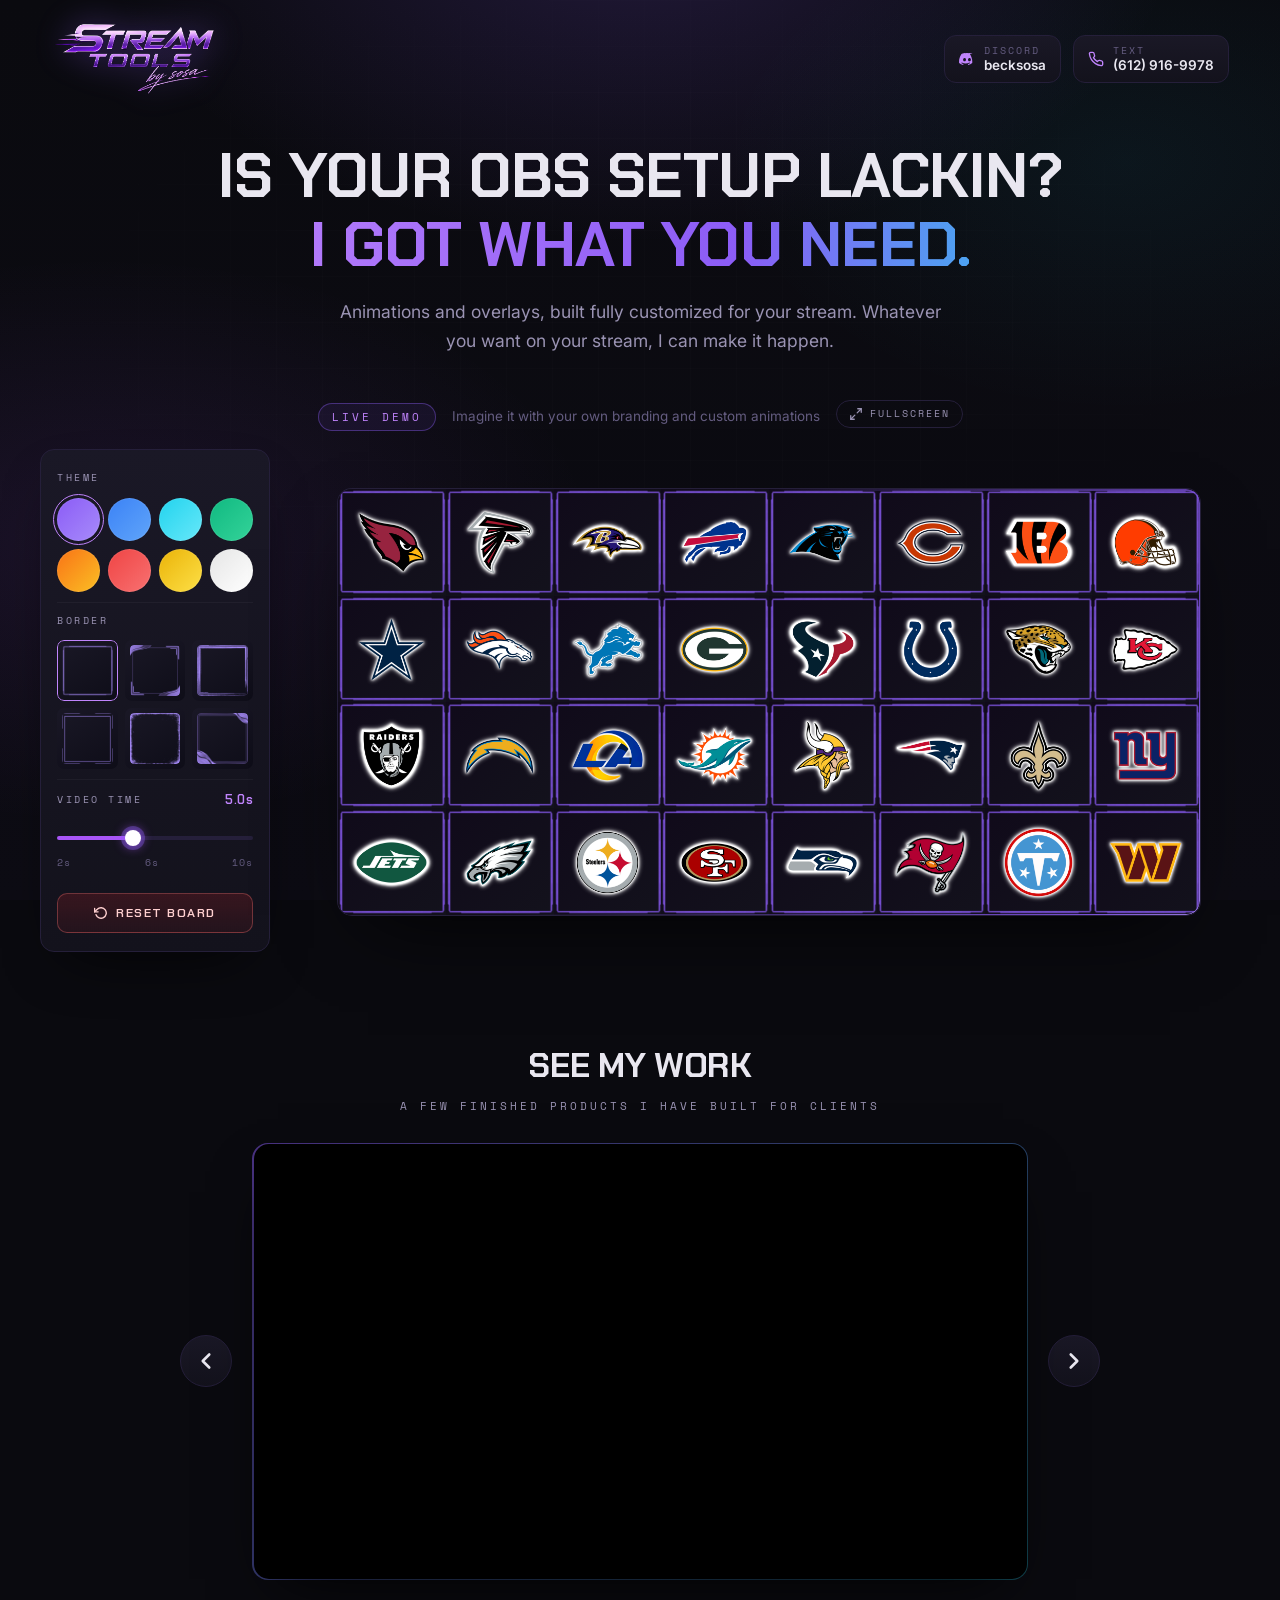
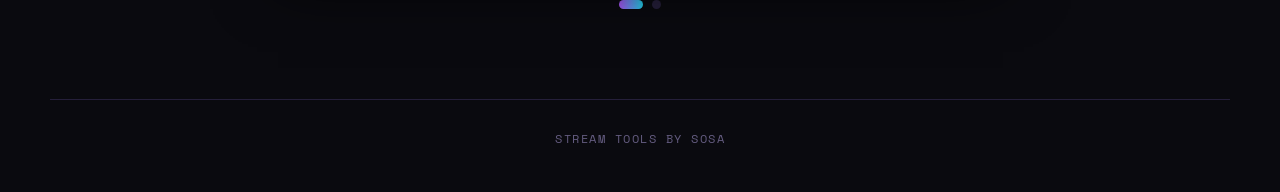
<file: index.html>
<!DOCTYPE html>
<html lang="en">
<head>
<meta charset="UTF-8">
<meta name="viewport" content="width=device-width, initial-scale=1.0">
<title>Stream Tools by Sosa</title>
<link rel="icon" type="image/png" href="assets/favicon.png">
<link rel="preconnect" href="https://fonts.googleapis.com">
<link rel="preconnect" href="https://fonts.gstatic.com" crossorigin>
<link href="https://fonts.googleapis.com/css2?family=Chakra+Petch:wght@500;600;700&family=Inter:wght@400;500;600&family=Space+Mono:wght@400;700&display=swap" rel="stylesheet">
<link rel="stylesheet" href="styles.css">
</head>
<body>

<!-- ambient grain + glow field -->
<div class="bg-field" aria-hidden="true"></div>

<!-- ===================== TOP BAR ===================== -->
<header class="topbar">
  <a class="brand" href="#">
    <img class="brand-logo" src="assets/logo.png" alt="Stream Tools by Sosa">
  </a>

  <div class="contacts">
    <a class="chip" href="https://discord.com/users/streamtoolsbysosa" target="_blank" rel="noopener">
      <svg viewBox="0 0 24 24" width="16" height="16" fill="currentColor"><path d="M20.3 4.4A19.8 19.8 0 0 0 15.4 3l-.25.5a14.6 14.6 0 0 1 4.36 1.4 17.5 17.5 0 0 0-15-.0A14.6 14.6 0 0 1 8.85 3.5L8.6 3a19.8 19.8 0 0 0-4.9 1.4C.6 9.05-.25 13.6.17 18.08A19.9 19.9 0 0 0 6.2 21l.5-1.36a12.9 12.9 0 0 1-3.4-1.63l.83-.6a14.2 14.2 0 0 0 11.74 0l.83.6a12.9 12.9 0 0 1-3.42 1.64L13.8 21a19.9 19.9 0 0 0 6.03-2.92c.5-5.2-.86-9.71-3.53-13.68ZM8.3 15.4c-1.18 0-2.15-1.08-2.15-2.4S7.1 10.6 8.3 10.6s2.17 1.08 2.15 2.4c0 1.32-.96 2.4-2.15 2.4Zm7.4 0c-1.18 0-2.15-1.08-2.15-2.4s.96-2.4 2.15-2.4 2.17 1.08 2.15 2.4c0 1.32-.96 2.4-2.15 2.4Z"/></svg>
      <span class="chip-text">
        <span class="chip-label">Discord</span>
        <span class="chip-value">becksosa</span>
      </span>
    </a>
    <a class="chip" href="tel:+16129169978">
      <svg viewBox="0 0 24 24" width="16" height="16" fill="none" stroke="currentColor" stroke-width="2" stroke-linecap="round" stroke-linejoin="round"><path d="M22 16.92v3a2 2 0 0 1-2.18 2 19.79 19.79 0 0 1-8.63-3.07 19.5 19.5 0 0 1-6-6 19.79 19.79 0 0 1-3.07-8.67A2 2 0 0 1 4.11 2h3a2 2 0 0 1 2 1.72 12.84 12.84 0 0 0 .7 2.81 2 2 0 0 1-.45 2.11L8.09 9.91a16 16 0 0 0 6 6l1.27-1.27a2 2 0 0 1 2.11-.45 12.84 12.84 0 0 0 2.81.7A2 2 0 0 1 22 16.92Z"/></svg>
      <span class="chip-text">
        <span class="chip-label">Text</span>
        <span class="chip-value">(612) 916-9978</span>
      </span>
    </a>
  </div>
</header>

<!-- ===================== HERO PITCH ===================== -->
<section class="hero">
  <h1 class="pitch">
    Is your OBS setup lackin?
    <span class="pitch-line">I got what you need.</span>
  </h1>
  <p class="subpitch">
    Animations and overlays, built fully customized for your stream. Whatever you want on your stream, I can make it happen.
  </p>
</section>

<!-- ===================== INTERACTIVE BOARD ===================== -->
<main class="board-region">
  <div class="board-label">
    <span class="board-eyebrow">Live demo</span>
    <span class="board-hint">Imagine it with your own branding and custom animations</span>
    <a class="fullscreen-btn" href="fullscreen.html" target="_blank" rel="noopener" aria-label="View fullscreen">
      <svg viewBox="0 0 24 24" width="14" height="14" fill="none" stroke="currentColor" stroke-width="2.2" stroke-linecap="round" stroke-linejoin="round"><polyline points="15 3 21 3 21 9"/><polyline points="9 21 3 21 3 15"/><line x1="21" y1="3" x2="14" y2="10"/><line x1="3" y1="21" x2="10" y2="14"/></svg>
      Fullscreen
    </a>
  </div>

  <div class="board-row">

    <!-- ============ SETTINGS PANEL ============ -->
    <aside class="settings" aria-label="Overlay settings">
      <div class="settings-card">

        <section class="set-section">
          <h3 class="set-heading">Theme</h3>
          <div class="theme-grid" id="themeGrid" role="radiogroup" aria-label="Color theme"></div>
        </section>

        <section class="set-section">
          <h3 class="set-heading">Border</h3>
          <div class="border-grid" id="borderGrid" role="radiogroup" aria-label="Border style"></div>
        </section>

        <section class="set-section">
          <h3 class="set-heading">
            Video time <span class="set-value" id="timeValue">5.0s</span>
          </h3>
          <input id="timeRange" class="range" type="range" min="2" max="10" step="0.5" value="5">
          <div class="range-ticks"><span>2s</span><span>6s</span><span>10s</span></div>
        </section>

        <button class="reset-btn" id="resetBtn" type="button">
          <svg viewBox="0 0 24 24" width="14" height="14" fill="none" stroke="currentColor" stroke-width="2.4" stroke-linecap="round" stroke-linejoin="round"><polyline points="1 4 1 10 7 10"/><path d="M3.51 15a9 9 0 1 0 2.13-9.36L1 10"/></svg>
          Reset board
        </button>
      </div>
    </aside>

    <!-- ============ STAGE ============ -->
    <div class="stage-bleed">
      <!-- outer perimeter glow lives in the bleed margin, pulses team color during reveal -->
      <div id="outerGlow" class="outer-glow" aria-hidden="true"></div>

      <div id="stage" class="stage">
        <div id="board" class="board" role="group" aria-label="NFL break board"></div>

        <div id="revealOverlay" class="reveal-overlay">
          <video id="previewVideo" class="preview-video" muted playsinline></video>
          <img id="ghostLogo" class="ghost-logo" alt="">
          <div id="marqueeField" class="marquee-field"><div class="mfield-inner"></div></div>
          <img id="revealLogo" class="reveal-logo" alt="">
        </div>
      </div>
    </div>

  </div>

  <audio id="whoosh" preload="auto" src="assets/sfx/whoosh.wav"></audio>
  <audio id="music" preload="auto"></audio>
</main>

<!-- ===================== YOUTUBE CAROUSEL ===================== -->
<section class="reel">
  <div class="reel-head">
    <h2 class="reel-title">See my work</h2>
    <span class="reel-eyebrow">A few finished products I have built for clients</span>
  </div>

  <div class="reel-stage">
    <button class="reel-arrow reel-arrow--prev" id="reelPrev" aria-label="Previous video">
      <svg viewBox="0 0 24 24" width="26" height="26" fill="none" stroke="currentColor" stroke-width="2.4" stroke-linecap="round" stroke-linejoin="round"><polyline points="15 18 9 12 15 6"/></svg>
    </button>

    <div class="reel-frame">
      <div class="reel-screen">
        <iframe id="reelPlayer" title="Stream Tools demo reel"
          allow="accelerometer; clipboard-write; encrypted-media; gyroscope; picture-in-picture"
          allowfullscreen referrerpolicy="strict-origin-when-cross-origin"></iframe>
      </div>
    </div>

    <button class="reel-arrow reel-arrow--next" id="reelNext" aria-label="Next video">
      <svg viewBox="0 0 24 24" width="26" height="26" fill="none" stroke="currentColor" stroke-width="2.4" stroke-linecap="round" stroke-linejoin="round"><polyline points="9 18 15 12 9 6"/></svg>
    </button>
  </div>

  <div class="reel-dots" id="reelDots" role="tablist" aria-label="Choose a video"></div>
</section>

<footer class="footer">
  <span>Stream Tools by Sosa</span>
</footer>

<script src="teams.js"></script>
<script src="app.js"></script>
</body>
</html>
</file>
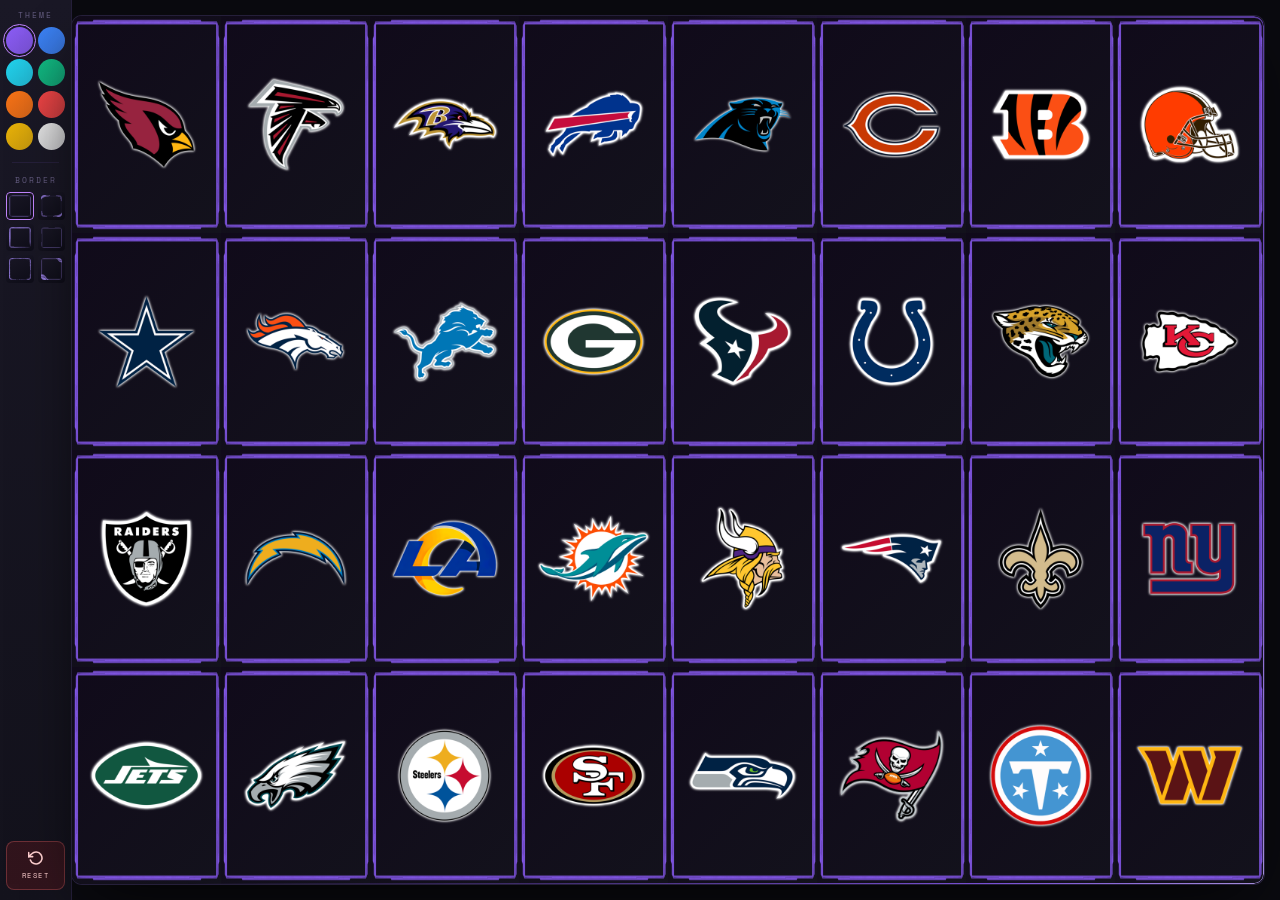
<file: fullscreen.html>
<!DOCTYPE html>
<html lang="en">
<head>
<meta charset="UTF-8">
<meta name="viewport" content="width=device-width, initial-scale=1.0, user-scalable=no">
<meta name="mobile-web-app-capable" content="yes">
<meta name="apple-mobile-web-app-capable" content="yes">
<title>Stream Tools by Sosa — Board</title>
<link rel="icon" type="image/png" href="assets/favicon.png">
<link rel="preconnect" href="https://fonts.googleapis.com">
<link rel="preconnect" href="https://fonts.gstatic.com" crossorigin>
<link href="https://fonts.googleapis.com/css2?family=Chakra+Petch:wght@600;700&family=Space+Mono:wght@400;700&display=swap" rel="stylesheet">
<style>
:root{
  --bg:        #0a0a0f;
  --bg-2:      #0d0c14;
  --panel:     #13121c;
  --panel-2:   #1a1826;
  --line:      #251f3a;
  --purple:    #8b5cf6;
  --violet:    #a855f7;
  --violet-hi: #c084fc;
  --edge:      #22d3ee;
  --ink:       #e9e7f0;
  --ink-dim:   #9a93b3;
  --ink-faint: #645c80;
  --border-img:  url('assets/borders/border1.png');
  --border-tint: #8b5cf6;
  --bg-color:    #100a1a;
}
*{ box-sizing:border-box; margin:0; padding:0; }
html, body{
  width:100%; height:100%; overflow:hidden;
  background:var(--bg);
  font-family:'Chakra Petch',sans-serif;
}

/* force landscape orientation hint */
@media (orientation:portrait){
  .rotate-hint{ display:flex; }
  .fs-main{ display:none; }
}
@media (orientation:landscape){
  .rotate-hint{ display:none; }
  .fs-main{ display:flex; }
}

.rotate-hint{
  position:fixed; inset:0; z-index:100;
  flex-direction:column; align-items:center; justify-content:center; gap:20px;
  background:var(--bg); color:var(--ink-dim);
  font-family:'Space Mono',monospace; font-size:13px; letter-spacing:2px;
  text-transform:uppercase; text-align:center; padding:30px;
}
.rotate-hint svg{ opacity:.4; animation:rotateHint 2s ease-in-out infinite; }
@keyframes rotateHint{ 0%,100%{transform:rotate(0)} 50%{transform:rotate(90deg)} }

/* ---- main layout: settings strip on left, board fills the rest ---- */
.fs-main{
  position:fixed; inset:0;
  flex-direction:row; align-items:stretch;
  background:var(--bg);
}

/* compact vertical settings strip */
.fs-settings{
  width:72px; flex:none;
  display:flex; flex-direction:column; align-items:center;
  padding:10px 6px; gap:10px;
  background:linear-gradient(180deg, var(--panel-2), var(--panel));
  border-right:1px solid var(--line);
  overflow-y:auto;
}
.fs-label{
  font-family:'Space Mono',monospace; font-size:7.5px; letter-spacing:2px;
  text-transform:uppercase; color:var(--ink-faint); text-align:center;
  margin-bottom:2px;
}
.fs-section{ width:100%; display:flex; flex-direction:column; align-items:center; gap:4px; }
.fs-divider{ width:80%; height:1px; background:var(--line); margin:2px 0; }

/* theme dots */
.fs-themes{ display:grid; grid-template-columns:1fr 1fr; gap:5px; width:100%; }
.theme-dot{
  width:100%; aspect-ratio:1; border-radius:50%; border:0; cursor:pointer;
  transition:transform .15s, box-shadow .2s;
}
.theme-dot::after{
  content:''; position:absolute; inset:-3px; border-radius:50%;
  border:1.5px solid transparent; transition:border-color .2s;
}
.theme-dot{ position:relative; }
.theme-dot.active::after{ border-color:var(--violet-hi); }
.theme-dot:hover{ transform:scale(1.1); }

/* border swatches */
.fs-borders{ display:grid; grid-template-columns:1fr 1fr; gap:4px; width:100%; }
.border-swatch{
  cursor:pointer; border:0; padding:0;
  aspect-ratio:1; border-radius:4px;
  background:linear-gradient(150deg,#1a1826,#0e0d18);
  position:relative; overflow:hidden;
  transition:transform .15s;
}
.border-swatch::before{
  content:''; position:absolute; inset:3px; border-radius:3px;
  background-color:#a78bfa;
  background-image:var(--swatch-img);
  background-size:100% 100%; background-repeat:no-repeat;
  background-blend-mode:multiply;
  -webkit-mask:var(--swatch-img) center/100% 100% no-repeat;
          mask:var(--swatch-img) center/100% 100% no-repeat;
}
.border-swatch::after{
  content:''; position:absolute; inset:0; border-radius:4px;
  border:1.5px solid transparent; transition:border-color .2s;
}
.border-swatch.active::after{ border-color:var(--violet-hi); }

/* reset button */
.fs-reset{
  display:flex; flex-direction:column; align-items:center; gap:4px;
  width:100%; padding:8px 4px; cursor:pointer; border:0; border-radius:8px;
  color:#ffd0d0; background:rgba(220,38,38,.15);
  border:1px solid rgba(248,113,113,.3);
  font-family:'Space Mono',monospace; font-size:7px; letter-spacing:1.5px;
  text-transform:uppercase; transition:border-color .2s;
  margin-top:auto;
}
.fs-reset:hover{ border-color:rgba(248,113,113,.65); color:#fff; }

/* ---- board area ---- */
.fs-board-wrap{
  flex:1; display:flex; align-items:center; justify-content:center;
  padding:16px 16px 16px 0;
  min-width:0;
}
.fs-stage-bleed{
  position:relative; width:100%; height:100%; max-width:100%;
  display:flex; align-items:center; justify-content:center;
}
.fs-stage{
  position:relative; border-radius:10px;
  background:linear-gradient(160deg, var(--panel) 0%, var(--bg-2) 100%);
  box-shadow:0 0 0 1px var(--line), 0 20px 60px -20px rgba(0,0,0,.9);
  overflow:hidden;
  /* fill height, maintain 8:4 = 2:1 aspect ratio */
  height:100%; aspect-ratio:2/1;
  max-height:100%; max-width:100%;
}

/* seam */
.fs-stage::before{
  content:''; position:absolute; inset:0; border-radius:10px; padding:1.5px;
  background:linear-gradient(120deg,
    transparent 15%, var(--border-tint) 35%, #fff 50%,
    var(--border-tint) 65%, transparent 85%);
  background-size:300% 100%; opacity:.85;
  -webkit-mask:linear-gradient(#000 0 0) content-box, linear-gradient(#000 0 0);
  -webkit-mask-composite:xor; mask-composite:exclude;
  animation:seamSweep 6s linear infinite;
  pointer-events:none; z-index:6;
}
@keyframes seamSweep{ from{background-position:0% 0} to{background-position:300% 0} }

/* board grid — same rules as main site */
#fsBoard{
  position:absolute; inset:0; z-index:2;
  display:grid;
  grid-template-columns:repeat(8,1fr);
  grid-template-rows:repeat(4,1fr);
  gap:0; padding:0;
}
.cell{
  position:relative; overflow:hidden; cursor:pointer; border:0;
  display:flex; align-items:center; justify-content:center; padding:2px;
  background:linear-gradient(135deg, var(--bg-color,#0a0d18) 0%, var(--panel) 100%);
  isolation:isolate; contain:layout paint style;
  transition:background .3s ease, filter .35s ease;
}
.cell::before{
  content:''; position:absolute; inset:0; z-index:1; pointer-events:none;
  background-color:var(--border-tint,#c8102e);
  background-image:var(--border-img,url('assets/borders/border1.png'));
  background-size:100% 100%; background-repeat:no-repeat;
  background-blend-mode:multiply;
  -webkit-mask:var(--border-img,url('assets/borders/border1.png')) center/100% 100% no-repeat;
          mask:var(--border-img,url('assets/borders/border1.png')) center/100% 100% no-repeat;
  transition:background-color .4s ease;
}
.cell .team-logo{
  width:78%; height:78%; max-width:78%; max-height:78%; object-fit:contain; z-index:2;
  filter:drop-shadow(0 0 1px #fff) drop-shadow(0 0 1px #fff);
  transition:opacity .25s ease;
  pointer-events:none;
}
.cell .team-fallback{
  z-index:2; font-family:'Chakra Petch',sans-serif; font-weight:700;
  font-size:clamp(8px,1.4vw,13px); color:var(--ink);
  pointer-events:none;
}
.board.spotlight .cell:not(.spotlit){ filter:grayscale(85%) brightness(.15); }
.cell.spotlit{ z-index:3; }
.cell.spotlit::after{
  content:''; position:absolute; inset:0; z-index:7; pointer-events:none;
  box-shadow:0 0 22px var(--team,#c8102e), inset 0 0 12px var(--team,#c8102e);
  will-change:opacity; animation:cellGlowFade .9s ease-in-out infinite alternate;
}
@keyframes cellGlowFade{ from{opacity:.45} to{opacity:1} }
.cell.lifted .team-logo{ opacity:0; }
.cell.sold{ background-color:rgba(0,0,0,.55); background-blend-mode:multiply; }
.cell .sold-x{
  position:absolute; inset:0; display:flex; align-items:center; justify-content:center;
  opacity:0; transition:opacity .15s ease; pointer-events:none; z-index:6;
}
.cell .sold-x img{ width:78%; height:78%; object-fit:contain; }
.cell.sold .sold-x{ opacity:1; animation:xStamp .35s cubic-bezier(.34,1.56,.64,1); }
@keyframes xStamp{ from{transform:scale(1.6) rotate(-10deg)} to{transform:scale(1) rotate(0)} }

/* outer glow — must match the actual .fs-stage size (which is aspect-ratio
   constrained + centered), NOT the full stage-bleed, or it glows around an
   invisible oversized box. Centered absolutely with the same sizing rules. */
#fsOuterGlow{
  position:absolute; top:50%; left:50%; transform:translate(-50%,-50%);
  height:100%; aspect-ratio:2/1; max-height:100%; max-width:100%;
  z-index:0; border-radius:10px;
  pointer-events:none; opacity:0; transition:opacity .3s ease; will-change:opacity;
}
#fsOuterGlow::before,#fsOuterGlow::after{
  content:''; position:absolute; inset:0; border-radius:10px; pointer-events:none;
}
#fsOuterGlow::before{
  box-shadow:0 0 12px 1px var(--team,#a855f7), 0 0 20px 0 var(--team,#a855f7); opacity:1;
}
#fsOuterGlow::after{
  box-shadow:0 0 16px 2px var(--team,#a855f7), 0 0 26px 1px var(--team,#a855f7); opacity:0;
}
#fsOuterGlow.team-pulse{ opacity:1; }
#fsOuterGlow.team-pulse::after{ animation:glowFade 1.4s ease-in-out infinite alternate; }
@keyframes glowFade{ from{opacity:0} to{opacity:1} }

/* reveal overlay */
#fsRevealOverlay{
  position:absolute; inset:0; z-index:10; pointer-events:none;
  opacity:0; visibility:hidden; background:#000;
  transition:opacity .28s ease, visibility .28s;
}
#fsRevealOverlay.active{ opacity:1; visibility:visible; }
.preview-video{
  position:absolute; inset:0; width:100%; height:100%; object-fit:cover;
  z-index:1; opacity:0; transition:opacity .6s ease;
}
.preview-video.show{ opacity:1; }
.ghost-logo{
  position:absolute; top:50%; left:-60%; z-index:2;
  width:110%; height:110%; object-fit:contain;
  opacity:0; transform:translateY(-50%);
  filter:grayscale(100%) brightness(2);
}
.ghost-logo.slide{ animation:ghostSlide 4.5s linear forwards; }
@keyframes ghostSlide{
  0%{left:-60%;opacity:0} 8%{opacity:.16} 92%{opacity:.16} 100%{left:140%;opacity:0}
}
.marquee-field{
  position:absolute; inset:0; z-index:2; pointer-events:none; overflow:hidden;
  opacity:0; transition:opacity .4s ease;
}
.marquee-field.play{ opacity:1; }
.marquee-field.fade-out{ opacity:0; transition:opacity .6s ease; }
.mfield-inner{ position:absolute; inset:-25% -60%; transform:rotate(-9deg); }
.mrow{ position:absolute; left:0; width:100%; white-space:nowrap; overflow:hidden; }
.mrow .track{ display:inline-block; white-space:nowrap; font-family:'Chakra Petch',sans-serif; font-weight:700; }
.mrow.dir-left .track{ animation:scrollLeft linear infinite; }
.mrow.dir-right .track{ animation:scrollRight linear infinite; }
@keyframes scrollLeft{ from{transform:translateX(0)} to{transform:translateX(-50%)} }
@keyframes scrollRight{ from{transform:translateX(-50%)} to{transform:translateX(0)} }
.reveal-logo{
  position:absolute; top:50%; left:50%; z-index:3;
  width:0; height:0; object-fit:contain;
  transform:translate(-50%,-50%) scale(.2); opacity:0;
  filter:drop-shadow(0 0 22px #fff) drop-shadow(0 0 44px var(--team,#a855f7));
}
.reveal-logo.fly{
  width:62%; height:62%;
  animation:logoFly 1.05s cubic-bezier(.18,.78,.32,1.15) forwards;
}
@keyframes logoFly{
  0%{transform:translate(-50%,-50%) scale(.15) rotate(-8deg);opacity:0}
  55%{opacity:1}
  70%{transform:translate(-50%,-50%) scale(1.12) rotate(2deg)}
  100%{transform:translate(-50%,-50%) scale(1) rotate(0);opacity:1}
}
.reveal-logo.slide-off{
  width:62%; height:62%;
  animation:logoSlideOff .8s cubic-bezier(.5,0,.75,0) forwards;
}
@keyframes logoSlideOff{
  from{transform:translate(-50%,-50%) scale(1);opacity:1}
  to{transform:translate(-200%,-50%) scale(1);opacity:0}
}
</style>
</head>
<body>

<!-- portrait nudge -->
<div class="rotate-hint" aria-live="polite">
  <svg viewBox="0 0 24 24" width="52" height="52" fill="none" stroke="currentColor" stroke-width="1.5"><rect x="5" y="2" width="14" height="20" rx="2"/><circle cx="12" cy="18" r="1" fill="currentColor"/></svg>
  <span>Rotate your phone landscape<br>for the best experience</span>
</div>

<div class="fs-main">

  <!-- compact settings strip -->
  <aside class="fs-settings" aria-label="Settings">
    <div class="fs-section">
      <p class="fs-label">Theme</p>
      <div class="fs-themes" id="fsThemeGrid" role="radiogroup"></div>
    </div>
    <div class="fs-divider"></div>
    <div class="fs-section">
      <p class="fs-label">Border</p>
      <div class="fs-borders" id="fsBorderGrid" role="radiogroup"></div>
    </div>
    <button class="fs-reset" id="fsResetBtn" type="button">
      <svg viewBox="0 0 24 24" width="16" height="16" fill="none" stroke="currentColor" stroke-width="2.4" stroke-linecap="round" stroke-linejoin="round"><polyline points="1 4 1 10 7 10"/><path d="M3.51 15a9 9 0 1 0 2.13-9.36L1 10"/></svg>
      Reset
    </button>
  </aside>

  <!-- board -->
  <div class="fs-board-wrap">
    <div class="fs-stage-bleed">
      <div id="fsOuterGlow"></div>
      <div class="fs-stage" id="fsStage">
        <div id="fsBoard" class="board" role="group" aria-label="NFL break board"></div>
        <div id="fsRevealOverlay" class="reveal-overlay">
          <video id="fsPreviewVideo" class="preview-video" muted playsinline></video>
          <img id="fsGhostLogo" class="ghost-logo" alt="">
          <div id="fsMarqueeField" class="marquee-field"><div class="mfield-inner"></div></div>
          <img id="fsRevealLogo" class="reveal-logo" alt="">
        </div>
      </div>
    </div>
  </div>

</div>

<audio id="fsWhoosh" preload="auto" src="assets/sfx/whoosh.wav"></audio>
<audio id="fsMusic" preload="auto"></audio>

<script src="teams.js"></script>
<script>
(() => {
  'use strict';
  const ASSET = {
    logos:'assets/logos/nfl/', previews:'assets/team_previews/',
    instrumentals:'assets/instrumentals/', x:'assets/x.png', borders:'assets/borders/',
  };
  const THEMES = {
    royal:    { label:'Royal Purple', accent:'#8b5cf6', bg:'#100a1a' },
    midnight: { label:'Midnight',     accent:'#3b82f6', bg:'#0a0e1a' },
    ice:      { label:'Ice',          accent:'#22d3ee', bg:'#06121a' },
    emerald:  { label:'Emerald',      accent:'#10b981', bg:'#06120c' },
    sunset:   { label:'Sunset',       accent:'#f97316', bg:'#1a1006' },
    crimson:  { label:'Crimson',      accent:'#ef4444', bg:'#1a0606' },
    gold:     { label:'Gold Rush',    accent:'#eab308', bg:'#15110a' },
    mono:     { label:'Monochrome',   accent:'#e5e5e5', bg:'#0a0a0a' },
  };
  const THEME_ORDER = ['royal','midnight','ice','emerald','sunset','crimson','gold','mono'];
  const BORDER_COUNT = 6;

  const board         = document.getElementById('fsBoard');
  const overlay       = document.getElementById('fsRevealOverlay');
  const outerGlow     = document.getElementById('fsOuterGlow');
  const previewVideo  = document.getElementById('fsPreviewVideo');
  const ghostLogo     = document.getElementById('fsGhostLogo');
  const marqueeField  = document.getElementById('fsMarqueeField');
  const revealLogo    = document.getElementById('fsRevealLogo');
  const whoosh        = document.getElementById('fsWhoosh');
  const music         = document.getElementById('fsMusic');

  let busy = false, timers = [], activeCell = null;
  let videoSeconds = 5;
  const later = (fn, ms) => { timers.push(setTimeout(fn, ms)); };
  const clearTimers = () => { timers.forEach(clearTimeout); timers = []; };

  // ---- theme ----
  function applyTheme(key){
    const t = THEMES[key]; if (!t) return;
    const r = document.documentElement.style;
    r.setProperty('--border-tint', t.accent);
    r.setProperty('--bg-color', t.bg);
    document.querySelectorAll('#fsThemeGrid .theme-dot')
      .forEach(d => d.classList.toggle('active', d.dataset.theme === key));
    try { localStorage.setItem('st_theme', key); } catch(e){}
  }
  THEME_ORDER.forEach(key => {
    const t = THEMES[key];
    const dot = document.createElement('button');
    dot.type = 'button'; dot.className = 'theme-dot';
    dot.dataset.theme = key; dot.title = t.label;
    dot.style.background = `linear-gradient(135deg, ${t.accent}, ${t.accent}cc)`;
    dot.addEventListener('click', () => applyTheme(key));
    document.getElementById('fsThemeGrid').appendChild(dot);
  });

  // ---- border ----
  function applyBorder(n){
    const url = `url('${ASSET.borders}border${n}.png')`;
    document.documentElement.style.setProperty('--border-img', url);
    document.querySelectorAll('#fsBorderGrid .border-swatch')
      .forEach(b => b.classList.toggle('active', +b.dataset.border === n));
    try { localStorage.setItem('st_border', n); } catch(e){}
  }
  for (let i = 1; i <= BORDER_COUNT; i++){
    const sw = document.createElement('button');
    sw.type = 'button'; sw.className = 'border-swatch';
    sw.dataset.border = i; sw.title = `Border ${i}`;
    sw.style.setProperty('--swatch-img', `url('${ASSET.borders}border${i}.png')`);
    sw.addEventListener('click', () => applyBorder(i));
    document.getElementById('fsBorderGrid').appendChild(sw);
  }

  // restore saved
  try {
    const sT = localStorage.getItem('st_theme');
    const sB = localStorage.getItem('st_border');
    const sV = localStorage.getItem('st_time');
    applyTheme(sT && THEMES[sT] ? sT : 'royal');
    applyBorder(sB ? +sB : 1);
    if (sV) videoSeconds = parseFloat(sV);
  } catch(e){ applyTheme('royal'); applyBorder(1); }

  // reset
  document.getElementById('fsResetBtn').addEventListener('click', () => {
    if (busy){ clearTimers(); teardown(true, true); }
    document.querySelectorAll('.cell.sold').forEach(c => c.classList.remove('sold'));
  });

  // ---- build board ----
  NFL_TEAMS.forEach(team => {
    const cell = document.createElement('button');
    cell.type = 'button'; cell.className = 'cell';
    cell.style.setProperty('--team', team.color);
    cell.dataset.id = team.id;
    cell.setAttribute('aria-label', `${team.city} ${team.name}`);

    const img = document.createElement('img');
    img.className = 'team-logo'; img.alt = team.abbr;
    img.src = ASSET.logos + team.logo;
    img.onerror = () => {
      const fb = document.createElement('span');
      fb.className = 'team-fallback'; fb.textContent = team.abbr;
      img.replaceWith(fb);
    };
    cell.appendChild(img);

    const soldX = document.createElement('div');
    soldX.className = 'sold-x';
    const xImg = document.createElement('img');
    xImg.src = ASSET.x; xImg.alt = '';
    xImg.onerror = () => { xImg.style.display='none'; };
    soldX.appendChild(xImg); cell.appendChild(soldX);

    cell.addEventListener('click', () => {
      if (busy || cell.classList.contains('sold')) return;
      triggerReveal(team, cell);
    });
    board.appendChild(cell);
  });

  // ---- reveal ----
  function triggerReveal(team, cell){
    busy = true; activeCell = cell;
    overlay.style.setProperty('--team', team.color);
    outerGlow.style.setProperty('--team', team.color);
    board.classList.add('spotlight');
    cell.classList.add('spotlit');
    outerGlow.classList.add('team-pulse');

    whoosh.volume = 0.455;
    whoosh.currentTime = 0;
    const wp = whoosh.play(); if (wp && wp.catch) wp.catch(()=>{});

    later(() => startMusic(), 700);

    later(() => {
      overlay.classList.add('active');
      ghostLogo.src = ASSET.logos + team.logo;
      void ghostLogo.offsetWidth;
      ghostLogo.classList.add('slide');
      buildMarquee(team);
      marqueeField.classList.add('play');
      cell.classList.add('lifted');
    }, 350);

    later(() => {
      revealLogo.classList.remove('slide-off');
      revealLogo.src = ASSET.logos + team.logo;
      void revealLogo.offsetWidth;
      revealLogo.classList.add('fly');
    }, 760);

    const flyDoneAt = 760 + 1050;
    const videoInAt = flyDoneAt + 1000;
    const total     = videoInAt + videoSeconds * 1000;

    later(() => {
      previewVideo.src = ASSET.previews + team.video;
      previewVideo.currentTime = 0;
      const p = previewVideo.play(); if (p && p.catch) p.catch(()=>{});
      previewVideo.classList.add('show');
    }, videoInAt);

    later(() => marqueeField.classList.add('fade-out'), videoInAt + 2500);
    later(() => {
      revealLogo.classList.remove('fly');
      revealLogo.classList.add('slide-off');
    }, videoInAt + 3500);

    later(() => teardown(false), total);
  }

  function buildMarquee(team){
    const inner = marqueeField.querySelector('.mfield-inner');
    inner.innerHTML = '';
    const teamText = `${team.city} ${team.name}`.toUpperCase();
    const accent = (team.accent && team.accent.toLowerCase() !== '#000000') ? team.accent : team.color;
    for (let i = 0; i < 7; i++){
      const row = document.createElement('div');
      row.className = `mrow ${i%2===0?'dir-left':'dir-right'}`;
      row.style.top = `${(i/6)*100}%`;
      const track = document.createElement('div');
      track.className = 'track';
      track.textContent = (`${teamText}  •  `.repeat(8)) + (`${teamText}  •  `.repeat(8));
      track.style.fontSize = `${32+(i%3)*10}px`;
      track.style.letterSpacing = '8px';
      track.style.color = accent;
      track.style.opacity = '0.4';
      track.style.animationDuration = `${16+(i%4)*5}s`;
      row.appendChild(track); inner.appendChild(row);
    }
  }

  function teardown(immediate, skipSold){
    overlay.classList.remove('active');
    previewVideo.classList.remove('show');
    revealLogo.classList.remove('fly','slide-off');
    ghostLogo.classList.remove('slide');
    marqueeField.classList.remove('play','fade-out');
    outerGlow.classList.remove('team-pulse');
    const cellToMark = activeCell;
    const finish = () => {
      board.classList.remove('spotlight');
      document.querySelectorAll('.cell.spotlit,.cell.lifted')
        .forEach(c => c.classList.remove('spotlit','lifted'));
      try { previewVideo.pause(); previewVideo.removeAttribute('src'); previewVideo.load(); } catch(e){}
      fadeOutMusic();
      const inner = marqueeField.querySelector('.mfield-inner');
      if (inner) inner.innerHTML = '';
      if (!skipSold && cellToMark) cellToMark.classList.add('sold');
      busy = false; activeCell = null;
    };
    if (immediate) finish(); else later(finish, 320);
  }

  // ---- audio ----
  function startMusic(){
    if (!Array.isArray(INSTRUMENTALS) || !INSTRUMENTALS.length) return;
    const queue = [...INSTRUMENTALS].sort(() => Math.random() - 0.5);
    tryPlay(queue, 0);
  }
  function tryPlay(queue, i){
    if (i >= queue.length) return;
    music.src = ASSET.instrumentals + queue[i];
    music.volume = 1.0;
    const onErr = () => { music.removeEventListener('error',onErr); music.removeEventListener('canplay',onOk); tryPlay(queue,i+1); };
    const onOk  = () => { music.removeEventListener('error',onErr); music.removeEventListener('canplay',onOk); const p=music.play(); if(p&&p.catch)p.catch(()=>{}); };
    music.addEventListener('error',onErr,{once:true});
    music.addEventListener('canplay',onOk,{once:true});
    music.load();
  }
  function fadeOutMusic(){
    let v = music.volume;
    const r = setInterval(() => {
      v = Math.max(0, v - 0.08); music.volume = v;
      if (v <= 0){ clearInterval(r); try{music.pause();}catch(e){} }
    }, 50);
  }

  // attempt to lock to landscape (where supported)
  try {
    if (screen.orientation && screen.orientation.lock)
      screen.orientation.lock('landscape').catch(()=>{});
  } catch(e){}
})();
</script>
</body>
</html>
</file>
<file: styles.css>
/* ============================================================
   Stream Tools by Sosa — dark / futuristic / purple
   Display: Chakra Petch  ·  Body: Inter  ·  Data: Space Mono
   ============================================================ */
:root{
  --bg:        #0a0a0f;
  --bg-2:      #0d0c14;
  --panel:     #13121c;
  --panel-2:   #1a1826;
  --line:      #251f3a;
  --purple:    #8b5cf6;
  --violet:    #a855f7;
  --violet-hi: #c084fc;
  --edge:      #22d3ee;   /* cool glint, used sparingly */
  --ink:       #e9e7f0;
  --ink-dim:   #9a93b3;
  --ink-faint: #645c80;

  --stage-w: 1000px;
  --stage-h: 500px;       /* 8x4 grid, wide for the showcase */

  /* board design — defined here so cells render correctly on first paint,
     before JS applies the saved theme/border */
  --border-img:  url('assets/borders/border1.png');
  --border-tint: #8b5cf6;
  --bg-color:    #100a1a;
}

*{ box-sizing:border-box; margin:0; padding:0; }
html{ scroll-behavior:smooth; }
body{
  background:var(--bg);
  color:var(--ink);
  font-family:'Inter',system-ui,sans-serif;
  font-size:16px;
  line-height:1.55;
  overflow-x:hidden;
  min-height:100vh;
}

/* ambient background: layered radial glows + faint grid */
.bg-field{
  position:fixed; inset:0; z-index:-1; pointer-events:none;
  background:
    radial-gradient(60% 50% at 50% -8%, rgba(139,92,246,.18), transparent 70%),
    radial-gradient(45% 40% at 88% 18%, rgba(34,211,238,.06), transparent 70%),
    radial-gradient(55% 45% at 8% 60%, rgba(168,85,247,.10), transparent 70%),
    linear-gradient(180deg, var(--bg) 0%, var(--bg-2) 100%);
}
.bg-field::after{
  content:''; position:absolute; inset:0;
  background-image:
    linear-gradient(rgba(255,255,255,.025) 1px, transparent 1px),
    linear-gradient(90deg, rgba(255,255,255,.025) 1px, transparent 1px);
  background-size:46px 46px;
  mask-image:radial-gradient(70% 60% at 50% 35%, #000 30%, transparent 80%);
  opacity:.5;
}

/* ===================== TOP BAR ===================== */
.topbar{
  display:flex; align-items:center; justify-content:space-between;
  gap:24px; padding:22px clamp(20px,4vw,56px) 8px;
  max-width:1320px; margin:0 auto;
}
.brand{ display:flex; align-items:center; text-decoration:none; color:var(--ink); }
.brand-logo{
  height:74px; width:auto; max-width:340px; object-fit:contain;
  filter:drop-shadow(0 0 16px rgba(139,92,246,.45));
}

.contacts{ display:flex; gap:12px; }
.chip{
  display:flex; align-items:center; gap:9px;
  padding:9px 14px; border-radius:12px; text-decoration:none;
  background:linear-gradient(180deg, var(--panel-2), var(--panel));
  border:1px solid var(--line); color:var(--ink);
  transition:border-color .2s, transform .2s, box-shadow .2s;
}
.chip svg{ color:var(--violet-hi); flex:none; }
/* the label+value stack in a column between the icon */
.chip{ }
.chip-label{
  font-family:'Space Mono',monospace; font-size:9.5px; letter-spacing:2px;
  text-transform:uppercase; color:var(--ink-faint);
  display:block; line-height:1.2;
}
.chip-value{ font-size:13.5px; font-weight:600; display:block; line-height:1.2; }
.chip-text{ display:flex; flex-direction:column; gap:1px; }
.chip:hover{
  border-color:rgba(139,92,246,.6); transform:translateY(-1px);
  box-shadow:0 6px 22px rgba(139,92,246,.18);
}

/* ===================== HERO ===================== */
.hero{
  max-width:1080px; margin:0 auto; padding:40px clamp(20px,4vw,56px) 26px;
  text-align:center;
}
.eyebrow{
  font-family:'Space Mono',monospace; font-size:11px; letter-spacing:3.5px;
  text-transform:uppercase; color:var(--ink-dim);
  display:inline-flex; align-items:center; gap:10px; margin-bottom:22px;
}
.seam-dot{
  width:7px; height:7px; border-radius:50%; background:var(--edge);
  box-shadow:0 0 10px var(--edge); animation:dotPulse 2.4s ease-in-out infinite;
}
@keyframes dotPulse{ 0%,100%{opacity:.4} 50%{opacity:1} }

.pitch{
  font-family:'Chakra Petch',sans-serif; font-weight:700;
  font-size:clamp(34px,6vw,62px); line-height:1.02; letter-spacing:-.5px;
  text-transform:uppercase;
}
.pitch-line{
  display:block;
  background:linear-gradient(92deg,var(--violet-hi),var(--purple) 60%,var(--edge));
  -webkit-background-clip:text; background-clip:text; color:transparent;
  margin-top:6px;
}
.subpitch{
  max-width:620px; margin:22px auto 0; color:var(--ink-dim);
  font-size:clamp(15px,1.7vw,17.5px); line-height:1.65;
}

/* ===================== BOARD REGION ===================== */
.board-region{
  max-width:1280px; margin:18px auto 0; padding:0 clamp(16px,4vw,40px);
}
.board-label{
  display:flex; align-items:baseline; gap:16px; justify-content:center;
  margin-bottom:18px; flex-wrap:wrap;
}
.board-eyebrow{
  font-family:'Space Mono',monospace; font-size:10.5px; letter-spacing:3px;
  text-transform:uppercase; color:var(--violet-hi);
  border:1px solid rgba(139,92,246,.4); border-radius:999px; padding:5px 13px;
  background:rgba(139,92,246,.08);
}
.board-hint{ font-size:13.5px; color:var(--ink-faint); }

/* settings card on the left, stage in the middle */
.board-row{
  display:grid;
  grid-template-columns:230px minmax(0, calc(var(--stage-w) + 80px));
  gap:28px;
  justify-content:center;
  align-items:start;
}

/* ============ SETTINGS CARD ============ */
.settings{ position:sticky; top:24px; }
.settings-card{
  background:linear-gradient(180deg, var(--panel-2), var(--panel));
  border:1px solid var(--line);
  border-radius:14px;
  padding:18px 16px;
  box-shadow:0 24px 60px -28px rgba(0,0,0,.9);
}
.set-section{ padding:10px 0; border-top:1px solid rgba(255,255,255,.04); }
.set-section:first-child{ border-top:0; padding-top:2px; }
.set-heading{
  font-family:'Space Mono',monospace; font-size:10px; letter-spacing:2.5px;
  text-transform:uppercase; color:var(--ink-dim); font-weight:400;
  display:flex; align-items:center; justify-content:space-between;
  margin-bottom:12px;
}
.set-value{
  font-family:'Chakra Petch',sans-serif; font-weight:600; font-size:13px;
  letter-spacing:.5px; color:var(--violet-hi); text-transform:none;
}

/* theme dots */
.theme-grid{
  display:grid; grid-template-columns:repeat(4,1fr); gap:8px;
}
.theme-dot{
  position:relative; cursor:pointer; border:0; padding:0;
  width:100%; aspect-ratio:1; border-radius:50%;
  background:var(--swatch,#444);
  box-shadow:inset 0 0 0 1px rgba(255,255,255,.08);
  transition:transform .15s, box-shadow .2s;
}
.theme-dot::after{
  content:''; position:absolute; inset:-4px; border-radius:50%;
  border:1.5px solid transparent; transition:border-color .2s;
}
.theme-dot:hover{ transform:scale(1.08); }
.theme-dot.active::after{ border-color:var(--violet-hi); }
.theme-dot:focus-visible{ outline:2px solid var(--edge); outline-offset:3px; }

/* border style swatches */
.border-grid{
  display:grid; grid-template-columns:repeat(3,1fr); gap:7px;
}
.border-swatch{
  cursor:pointer; border:0; padding:0;
  aspect-ratio:1; border-radius:7px;
  background:linear-gradient(150deg,#1a1826,#0e0d18);
  position:relative; overflow:hidden;
  transition:transform .15s;
}
.border-swatch::before{
  content:''; position:absolute; inset:5px; border-radius:4px;
  background-color:#a78bfa;
  background-image:var(--swatch-img);
  background-size:100% 100%; background-repeat:no-repeat;
  background-blend-mode:multiply;
  -webkit-mask:var(--swatch-img) center/100% 100% no-repeat;
          mask:var(--swatch-img) center/100% 100% no-repeat;
}
.border-swatch::after{
  content:''; position:absolute; inset:0; border-radius:7px;
  border:1.5px solid transparent; transition:border-color .2s;
}
.border-swatch:hover{ transform:translateY(-1px); }
.border-swatch.active::after{ border-color:var(--violet-hi); }
.border-swatch:focus-visible{ outline:2px solid var(--edge); outline-offset:2px; }

/* range slider */
.range{
  -webkit-appearance:none; appearance:none;
  width:100%; height:4px; border-radius:2px; outline:none; padding:0;
  background:linear-gradient(90deg, var(--violet) 0%, var(--violet) var(--fill,30%), var(--line) var(--fill,30%));
  cursor:pointer;
}
.range::-webkit-slider-thumb{
  -webkit-appearance:none; appearance:none;
  width:16px; height:16px; border-radius:50%; cursor:pointer;
  background:#fff; box-shadow:0 0 0 4px rgba(139,92,246,.35), 0 0 12px var(--violet);
  border:0;
}
.range::-moz-range-thumb{
  width:16px; height:16px; border-radius:50%; cursor:pointer;
  background:#fff; box-shadow:0 0 0 4px rgba(139,92,246,.35), 0 0 12px var(--violet);
  border:0;
}
.range-ticks{
  display:flex; justify-content:space-between;
  font-family:'Space Mono',monospace; font-size:9.5px; letter-spacing:1px;
  color:var(--ink-faint); margin-top:8px;
}

/* reset button */
.reset-btn{
  display:flex; align-items:center; justify-content:center; gap:8px;
  width:100%; margin-top:14px; padding:11px 14px; cursor:pointer;
  font-family:'Chakra Petch',sans-serif; font-weight:600; font-size:12.5px;
  letter-spacing:1.5px; text-transform:uppercase; color:#ffd0d0;
  background:linear-gradient(180deg, rgba(220,38,38,.18), rgba(220,38,38,.08));
  border:1px solid rgba(248,113,113,.35); border-radius:10px;
  transition:border-color .2s, transform .15s, box-shadow .2s, color .2s;
}
.reset-btn:hover{
  color:#fff; border-color:rgba(248,113,113,.7); transform:translateY(-1px);
  box-shadow:0 6px 22px rgba(220,38,38,.25);
}
.reset-btn:active{ transform:translateY(0); }

/* ============ STAGE ============ */
/* bleed wrapper: transparent margin for reveal glow spill.
   Height comes from a padding-ratio box so the absolutely-positioned
   stage can't collapse the layout. 40px bleed all around. */
.stage-bleed{
  position:relative; width:100%; max-width:calc(var(--stage-w) + 80px);
  margin:0 auto;
}
.stage-bleed::before{
  content:''; display:block;
  /* (stage-h + 80 bleed) / (stage-w + 80 bleed) = 580/1080 */
  padding-top:53.7%;
}

/* the OUTER perimeter glow — lives in the bleed margin, pulses team color
   during reveal. Two static box-shadow layers cross-fade via opacity only
   (GPU-composited; no per-frame repaint). Matches the original overlay. */
.outer-glow{
  position:absolute; inset:40px; z-index:0;
  border-radius:14px; pointer-events:none;
  opacity:0; transition:opacity .3s ease; will-change:opacity;
}
.outer-glow::before, .outer-glow::after{
  content:''; position:absolute; inset:0; border-radius:14px;
  pointer-events:none;
}
.outer-glow::before{
  box-shadow:
    0 0 18px 2px var(--team,#a855f7),
    0 0 32px 0   var(--team,#a855f7);
  opacity:1;
}
.outer-glow::after{
  box-shadow:
    0 0 26px 5px var(--team,#a855f7),
    0 0 44px 2px var(--team,#a855f7);
  opacity:0;
}
.outer-glow.team-pulse{ opacity:1; }
.outer-glow.team-pulse::after{
  animation:outerGlowFade 1.4s ease-in-out infinite alternate;
}
@keyframes outerGlowFade{ from{opacity:0} to{opacity:1} }

.stage{
  position:absolute; inset:40px; border-radius:14px;
  background:linear-gradient(160deg, var(--panel) 0%, var(--bg-2) 100%);
  overflow:hidden;
  box-shadow:
    0 0 0 1px var(--line),
    0 30px 80px -30px rgba(0,0,0,.9),
    inset 0 1px 0 rgba(255,255,255,.04);
}
/* signature "energy seam" tracing the stage edge */
.stage::before{
  content:''; position:absolute; inset:0; border-radius:14px; padding:1.5px;
  background:linear-gradient(120deg,
    transparent 15%, var(--border-tint) 35%, #ffffff 50%,
    var(--border-tint) 65%, transparent 85%);
  background-size:300% 100%; opacity:.85;
  -webkit-mask:linear-gradient(#000 0 0) content-box, linear-gradient(#000 0 0);
  -webkit-mask-composite:xor; mask-composite:exclude;
  animation:seamSweep 6s linear infinite;
  pointer-events:none; z-index:6;
}
@keyframes seamSweep{ from{background-position:0% 0} to{background-position:300% 0} }

/* ---- the 8x4 grid — cells touch (gap 0), borders are the board design ---- */
.board{
  position:absolute; inset:0; z-index:2;
  display:grid;
  grid-template-columns:repeat(8,1fr);
  grid-template-rows:repeat(4,1fr);
  gap:0; padding:0;
}
.cell{
  position:relative; overflow:hidden; cursor:pointer; border:0;
  display:flex; align-items:center; justify-content:center; padding:4px;
  /* each cell paints its own backing; theme drives --bg-color (board bg only) */
  background:linear-gradient(135deg, var(--bg-color, #0a0d18) 0%, var(--panel) 100%);
  isolation:isolate;
  contain:layout paint style;
  transition:background .3s ease, opacity .35s ease, filter .35s ease;
}
/* Border art (the break-board design). Tinted via multiply (keeps the PNG's
   grayscale detail), shaped via mask. z-index ABOVE the logo, like the
   original, so the frame is always visible on every cell. SOLID color tint —
   a gradient does not fill through a CSS mask. */
.cell::before{
  content:''; position:absolute; inset:0; z-index:1; pointer-events:none;
  background-color:var(--border-tint, #c8102e);
  background-image:var(--border-img, url('assets/borders/border1.png'));
  background-size:100% 100%;
  background-repeat:no-repeat;
  background-blend-mode:multiply;
  -webkit-mask:var(--border-img, url('assets/borders/border1.png')) center/100% 100% no-repeat;
          mask:var(--border-img, url('assets/borders/border1.png')) center/100% 100% no-repeat;
  transition:background-color .4s ease;
}
.cell .team-logo{
  width:86px; height:86px; max-width:78%; max-height:78%; object-fit:contain; z-index:2;
  filter:drop-shadow(0 0 1px #fff) drop-shadow(0 0 1px #fff) drop-shadow(0 0 2px #fff);
  transition:opacity .25s ease, transform .18s ease;
  pointer-events:none;
}
.cell .team-fallback{
  z-index:2; font-family:'Chakra Petch',sans-serif; font-weight:700;
  font-size:clamp(11px,1.6vw,17px); color:var(--ink); letter-spacing:.5px;
  pointer-events:none; text-shadow:0 0 8px rgba(139,92,246,.5);
}
.cell:hover .team-logo{ transform:scale(1.05); }
.cell:focus-visible{ outline:2px solid var(--edge); outline-offset:-2px; }

/* spotlight phase — selected cell glows, others go dark via brightness/grayscale
   (NOT opacity), exactly like the original. */
.board.spotlight .cell:not(.spotlit){ filter:grayscale(85%) brightness(.15); }
.cell.spotlit{ z-index:3; }
.cell.spotlit::after{
  content:''; position:absolute; inset:0; z-index:7; pointer-events:none;
  border-radius:2px;
  box-shadow:0 0 26px var(--team,#c8102e), inset 0 0 16px var(--team,#c8102e);
  will-change:opacity;
  animation:cellGlowFade .9s ease-in-out infinite alternate;
}
@keyframes cellGlowFade{ from{opacity:.45} to{opacity:1} }
.cell.lifted .team-logo{ opacity:0; }

/* SOLD state — x.png overlaid, matching the original .sold-x structure */
.cell.sold{ background-color:rgba(0,0,0,.55); background-blend-mode:multiply; }
.cell .sold-x{
  position:absolute; inset:0; display:flex; align-items:center; justify-content:center;
  opacity:0; transition:opacity .15s ease; pointer-events:none; z-index:6;
}
.cell .sold-x img{ width:78%; height:78%; object-fit:contain;
  filter:drop-shadow(0 0 6px rgba(0,0,0,.6)); }
.cell.sold .sold-x{ opacity:1; animation:xStamp .35s cubic-bezier(.34,1.56,.64,1); }
@keyframes xStamp{ from{ transform:scale(1.6) rotate(-10deg); } to{ transform:scale(1) rotate(0); } }

/* ---- reveal overlay ---- */
.reveal-overlay{
  position:absolute; inset:0; z-index:10; pointer-events:none;
  opacity:0; visibility:hidden;
  background:#000;
  transition:opacity .28s ease, visibility .28s;
}
.reveal-overlay.active{ opacity:1; visibility:visible; }

.preview-video{
  position:absolute; inset:0; width:100%; height:100%; object-fit:cover;
  z-index:1; opacity:0; transition:opacity .6s ease;
}
.preview-video.show{ opacity:1; }

.ghost-logo{
  position:absolute; top:50%; left:-60%; z-index:2;
  width:110%; height:110%; object-fit:contain;
  opacity:0; transform:translateY(-50%);
  filter:grayscale(100%) brightness(2);
}
.ghost-logo.slide{
  animation:ghostSlide 4.5s linear forwards;
}
@keyframes ghostSlide{
  0%{ left:-42%; opacity:0; }
  8%{ opacity:.16; }
  92%{ opacity:.16; }
  100%{ left:130%; opacity:0; }
}

/* diagonal scrolling team-name marquee — clipped to the board rectangle so
   the names never spill out. Inner plane is oversized + tilted -9deg. Matches
   the original overlay. */
.marquee-field{
  position:absolute; inset:0; z-index:2; pointer-events:none; overflow:hidden;
  opacity:0; transition:opacity .4s ease;
}
.marquee-field.play{ opacity:1; }
.marquee-field.fade-out{ opacity:0; transition:opacity .6s ease; }
.mfield-inner{ position:absolute; inset:-25% -60%; transform:rotate(-9deg); }
.mrow{ position:absolute; left:0; width:100%; white-space:nowrap; overflow:hidden; }
.mrow .track{
  display:inline-block; white-space:nowrap;
  font-family:'Chakra Petch',sans-serif; font-weight:700;
}
.mrow.dir-left .track{ animation:scrollLeft linear infinite; }
.mrow.dir-right .track{ animation:scrollRight linear infinite; }
@keyframes scrollLeft{ from{transform:translateX(0)} to{transform:translateX(-50%)} }
@keyframes scrollRight{ from{transform:translateX(-50%)} to{transform:translateX(0)} }

.reveal-logo{
  position:absolute; top:50%; left:50%; z-index:3;
  width:0; height:0; object-fit:contain;
  transform:translate(-50%,-50%) scale(.2);
  opacity:0;
  /* reduced from 6 -> 2 drop-shadow layers (perf) */
  filter:drop-shadow(0 0 22px #fff) drop-shadow(0 0 44px var(--team,#a855f7));
}
.reveal-logo.fly{
  width:62%; height:62%;
  animation:logoFly 1.05s cubic-bezier(.18,.78,.32,1.15) forwards;
}
@keyframes logoFly{
  0%{ transform:translate(-50%,-50%) scale(.15) rotate(-8deg); opacity:0; }
  55%{ opacity:1; }
  70%{ transform:translate(-50%,-50%) scale(1.12) rotate(2deg); }
  100%{ transform:translate(-50%,-50%) scale(1) rotate(0); opacity:1; }
}
/* end of reveal: logo slides off to the LEFT via transform so it glides
   smoothly from exactly where it stopped (no snap/jump). */
.reveal-logo.slide-off{
  width:62%; height:62%;
  animation:logoSlideOff .8s cubic-bezier(.5,0,.75,0) forwards;
}
@keyframes logoSlideOff{
  from{ transform:translate(-50%,-50%) scale(1); opacity:1; }
  to  { transform:translate(-200%,-50%) scale(1); opacity:0; }
}

/* ===================== YOUTUBE CAROUSEL ===================== */
.reel{ max-width:1000px; margin:84px auto 0; padding:0 clamp(16px,4vw,40px); }
.reel-head{ text-align:center; margin-bottom:26px; }
.reel-eyebrow{
  font-family:'Space Mono',monospace; font-size:10.5px; letter-spacing:3px;
  text-transform:uppercase; color:var(--ink-dim);
}
.reel-title{
  font-family:'Chakra Petch',sans-serif; font-weight:700; text-transform:uppercase;
  font-size:clamp(24px,3.4vw,34px); letter-spacing:-.3px; margin-top:4px;
}
.reel-stage{ display:flex; align-items:center; gap:clamp(8px,2vw,20px); }
.reel-arrow{
  flex:none; width:52px; height:52px; border-radius:50%; cursor:pointer;
  display:grid; place-items:center; color:var(--ink);
  background:linear-gradient(180deg,var(--panel-2),var(--panel));
  border:1px solid var(--line);
  transition:border-color .2s, color .2s, transform .15s, box-shadow .2s;
}
.reel-arrow:hover{
  color:#fff; border-color:rgba(139,92,246,.65); transform:scale(1.06);
  box-shadow:0 6px 22px rgba(139,92,246,.22);
}
.reel-arrow:active{ transform:scale(.96); }
.reel-frame{
  flex:1; position:relative; border-radius:16px; padding:1.5px;
  background:linear-gradient(135deg, rgba(139,92,246,.5), rgba(34,211,238,.3));
}
.reel-screen{
  position:relative; border-radius:15px; overflow:hidden;
  aspect-ratio:16/9; background:#000;
  box-shadow:0 24px 60px -24px rgba(0,0,0,.9);
}
.reel-screen iframe{ position:absolute; inset:0; width:100%; height:100%; border:0; }
.reel-dots{ display:flex; gap:9px; justify-content:center; margin-top:20px; }
.reel-dots button{
  width:9px; height:9px; border-radius:50%; border:0; cursor:pointer; padding:0;
  background:var(--line); transition:background .2s, transform .2s, width .2s;
}
.reel-dots button.on{
  width:24px; border-radius:5px;
  background:linear-gradient(90deg,var(--violet),var(--edge));
}

/* ===================== FOOTER ===================== */
.footer{
  max-width:1180px; margin:90px auto 0; padding:30px clamp(20px,4vw,56px) 44px;
  border-top:1px solid var(--line);
  display:flex; gap:12px; align-items:center; justify-content:center;
  font-family:'Space Mono',monospace; font-size:11.5px; letter-spacing:1.5px;
  color:var(--ink-faint); text-transform:uppercase;
}
.footer-sep{ color:var(--violet); }

/* ===================== FULLSCREEN BUTTON ===================== */
.fullscreen-btn{
  display:inline-flex; align-items:center; gap:7px;
  font-family:'Space Mono',monospace; font-size:10px; letter-spacing:2px;
  text-transform:uppercase; color:var(--ink-dim); text-decoration:none;
  border:1px solid var(--line); border-radius:999px; padding:5px 12px;
  transition:color .2s, border-color .2s;
}
.fullscreen-btn:hover{ color:var(--ink); border-color:rgba(139,92,246,.5); }

/* ===================== RESPONSIVE ===================== */
/* ---- tablet: settings stacks above, board full width ---- */
@media (max-width:1080px){
  .board-row{
    grid-template-columns:1fr;
    max-width:calc(var(--stage-w) + 80px);
    margin:0 auto;
  }
  /* on tablet settings goes first (above the board) in a horizontal layout */
  .settings{ position:static; order:-1; }
  .settings-card{
    display:grid; grid-template-columns:repeat(4,1fr);
    gap:0 20px; align-items:start;
  }
  .set-section{ border-top:0; padding:6px 0; }
  .reset-btn{ grid-column:4; align-self:end; margin-top:0; }
}

/* ---- mobile: compact horizontal settings strip BELOW the board ---- */
@media (max-width:700px){
  .board-row{ gap:14px; }

  /* board gets the whole width — no padding fighting it */
  .board-region{ padding:0 8px; }
  .stage-bleed::before{ padding-top:53.7%; }

  /* clip the glow so it can't bleed outside the board bounds on narrow screens */
  .stage-bleed{ overflow:hidden; border-radius:10px; }
  /* tighten the glow inset and reduce spread so it stays inside */
  .outer-glow{ inset:6px; }
  .outer-glow::before{
    box-shadow: 0 0 10px 1px var(--team,#a855f7), 0 0 18px 0 var(--team,#a855f7);
  }
  .outer-glow::after{
    box-shadow: 0 0 14px 2px var(--team,#a855f7), 0 0 22px 1px var(--team,#a855f7);
  }
  /* stage inset matches the tighter glow */
  .stage{ inset:6px; }

  /* settings moves BELOW the board */
  .settings{ order:1; }
  .settings-card{
    display:flex; flex-wrap:wrap; gap:12px 20px;
    padding:14px 14px 10px; background:linear-gradient(180deg,var(--panel-2),var(--panel));
    border:1px solid var(--line); border-radius:14px;
  }
  .set-section{ padding:0; border-top:0; flex:none; }
  /* theme dots + border swatches go side by side */
  .theme-grid{ grid-template-columns:repeat(8,1fr); gap:6px; }
  .border-grid{ grid-template-columns:repeat(6,1fr); gap:5px; }
  .theme-dot{ width:28px; height:28px; }
  .border-swatch{ width:28px; }
  /* video time takes remaining space */
  .set-section:has(#timeRange){ flex:1; min-width:120px; }
  .reset-btn{ width:auto; margin-top:0; flex:none; align-self:flex-end; padding:10px 16px; }

  /* tighten board cells a touch */
  .board{ gap:0; }

  /* top bar — logo centered, contacts below */
  .topbar{ flex-direction:column; gap:12px; align-items:stretch; }
  .brand{ justify-content:center; }
  .contacts{ width:100%; }
  .chip{ flex:1; }

  /* hero */
  .pitch{ font-size:28px; }

  /* reel */
  .reel-arrow{ width:38px; height:38px; }

  /* board-label: wrap the fullscreen btn below */
  .board-label{ flex-wrap:wrap; gap:8px 16px; justify-content:center; }
}

@media (max-width:400px){
  .chip-value{ display:none; }
  .pitch{ font-size:24px; }
  .theme-dot{ width:24px; height:24px; }
  .border-swatch{ width:24px; }
}

/* accessibility: respect reduced motion */
@media (prefers-reduced-motion:reduce){
  .stage::before, .seam-dot, .cell.spotlit::after{ animation:none !important; }
  .ghost-logo.slide{ animation-duration:.01ms; }
  .reveal-logo.fly{ animation-duration:.4s; }
  html{ scroll-behavior:auto; }
}
</file>
